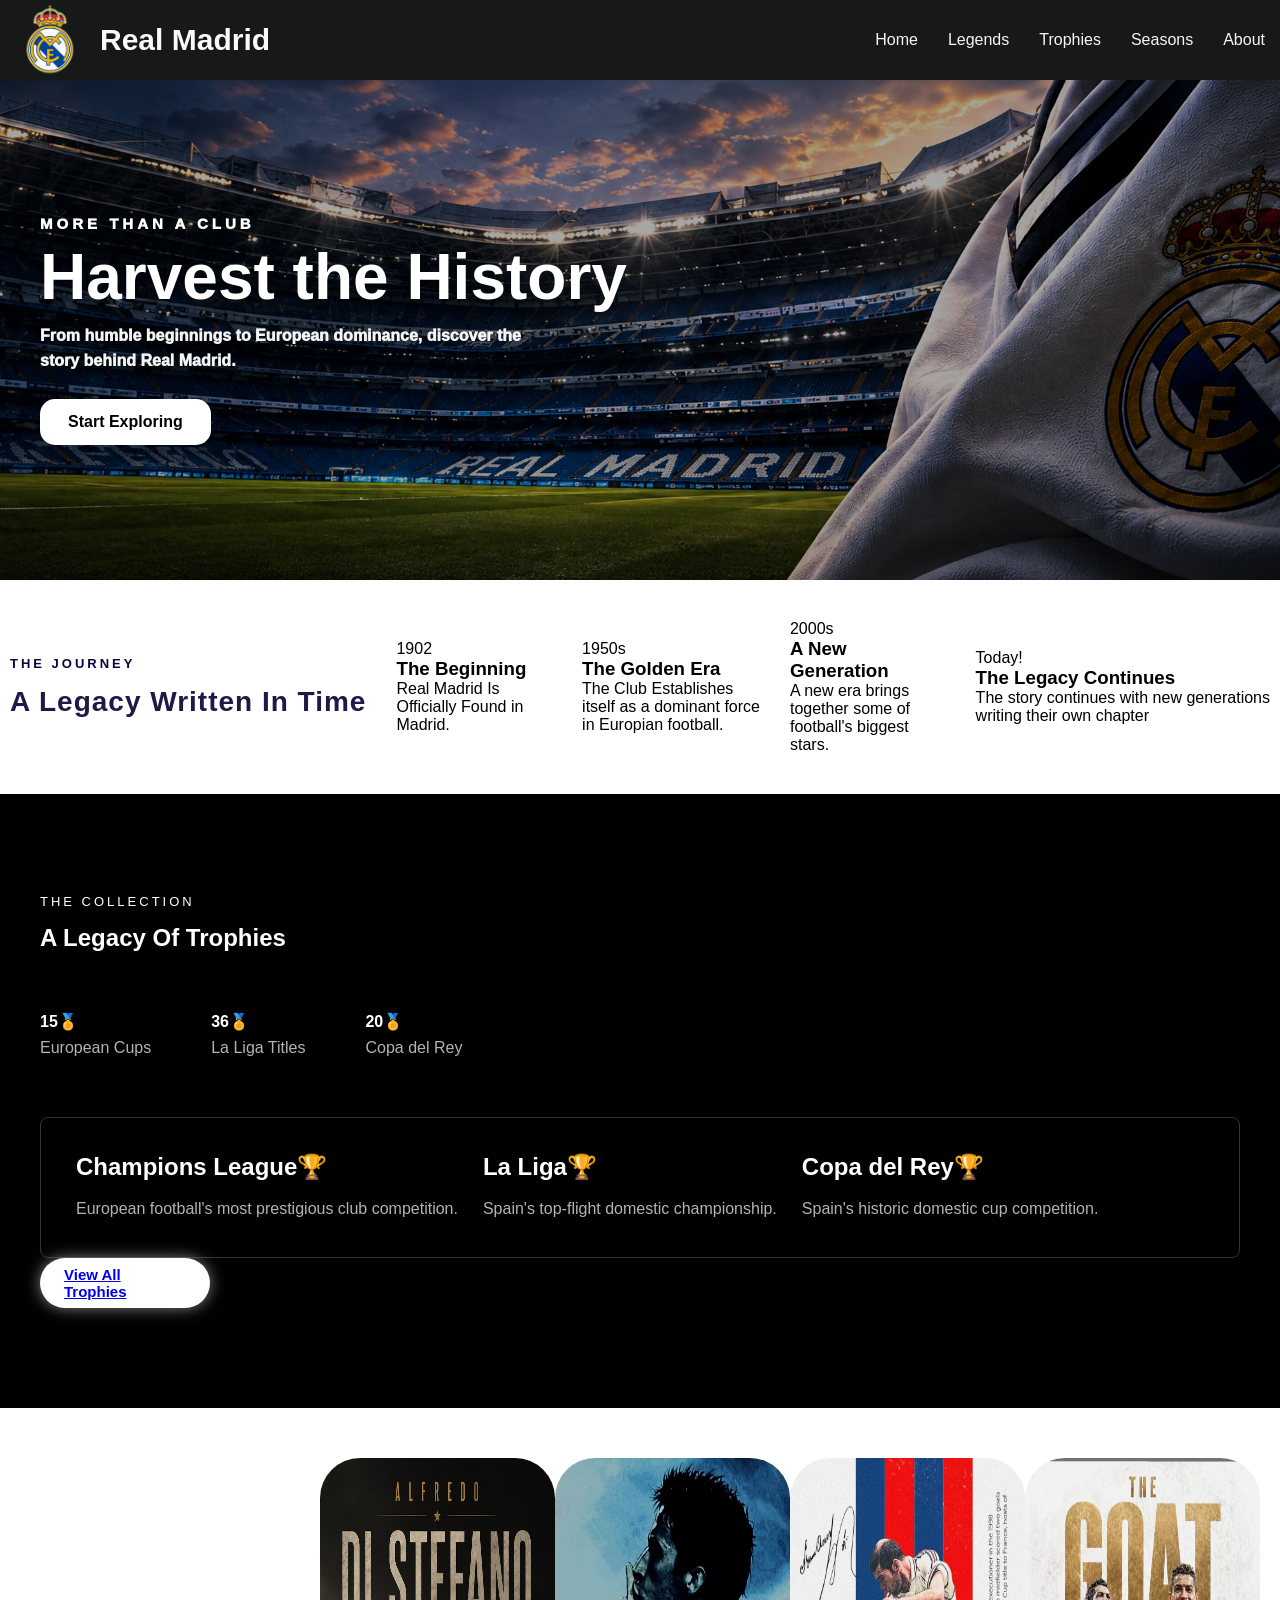
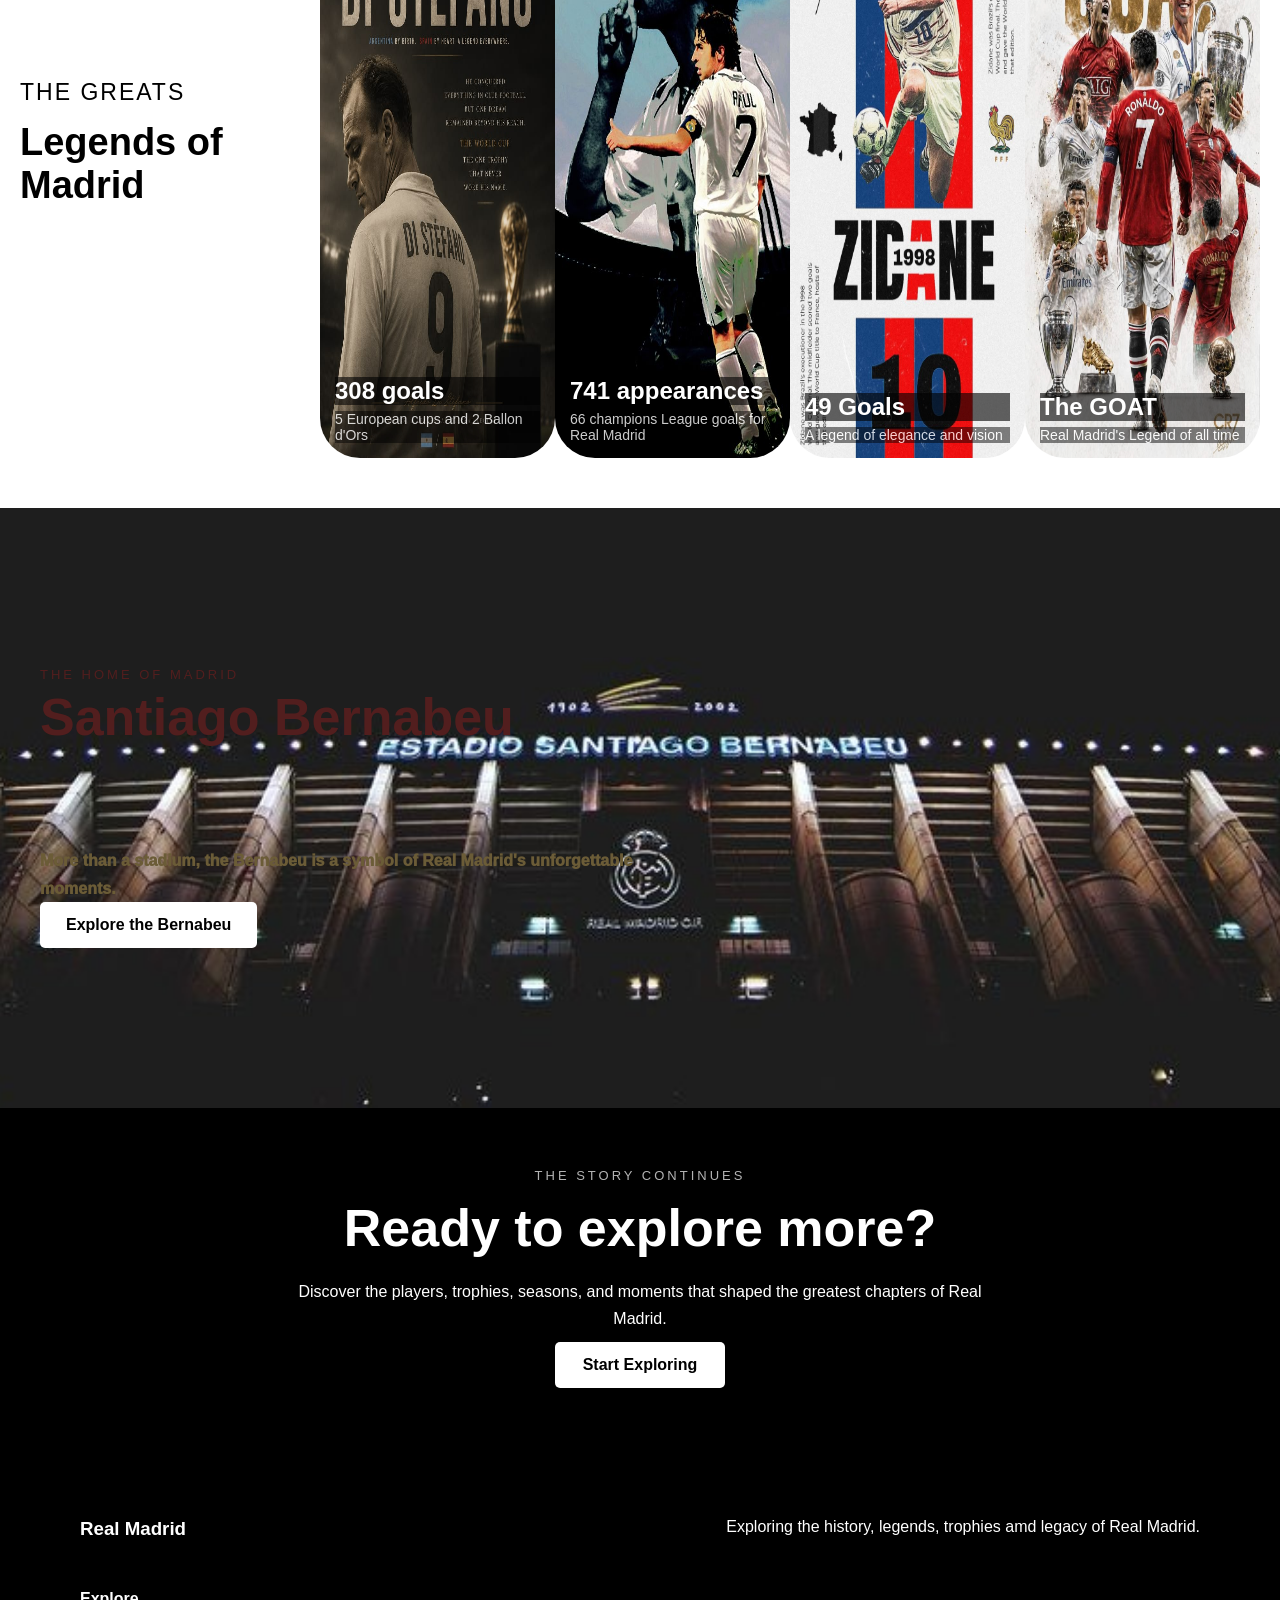
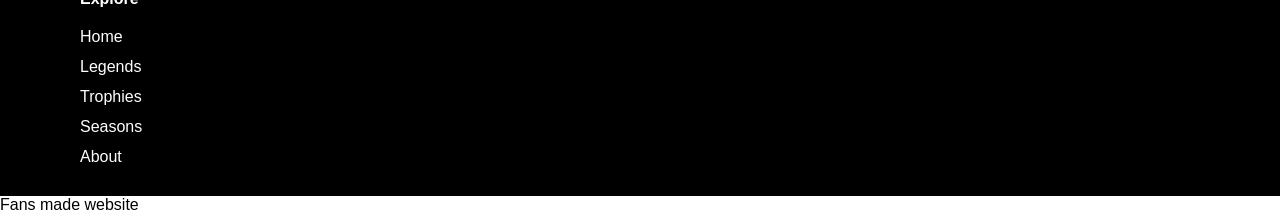
<file: index.html>
<!DOCTYPE html>
<head>

<title>Real Madrid</title>
<link rel="stylesheet" href="style.css">
</head>
<body>
    <div class="header">
        <div class="brand">
            
        <img class="Logo" src="Real Madrid.png"/> 
        <span>Real Madrid </span>
        </div>
        
        
        <div class="headerLinks">
                <a href="index.html">Home</a>
                <a href="legends.html">Legends</a>
                <a href="trophies.html">Trophies</a>
                <a href="seasons.html">Seasons</a>
                <a href="about.html">About</a>
            </div>
        </div>
    <main>
        <section class="hero">
        
            <div class="hero-content">
                <p>MORE THAN A CLUB</p>
                <h1>Harvest the History</h1>
                <p>
                    From humble beginnings to European dominance,
                            discover the story behind Real Madrid.
                </p>
                <a href="https://www.realmadrid.com/en-US">Start Exploring</a>
            </div>
            <div class="hero-bottom">
                <p>Different eras. 
                    One History.
                </p>
                <span>Scroll to explore</span>
            </div>
        </section>


        <section class="history-preview">
            <div class="history-header">
                <p>THE JOURNEY</p>
                <h2>A Legacy Written In Time</h2>
            </div>

            <div class="timeline-item">
                <span>1902</span>
                <h3>The Beginning</h3>
                <p>Real Madrid Is Officially Found in Madrid.</p>
            </div>

            <div class="time;ine-item">
                <span>1950s</span>
                <h3>The Golden Era</h3>
                <p>The Club Establishes</p>
                <p>itself as a dominant force</p>
                <p>in Europian football.</p>
            </div>

            <div class="timeline-item">
                <span>2000s</span>
                <h3>A New Generation</h3>
                <p>A new era brings together some of football's biggest stars.</p>
            </div>

            <div class="timeline-items">
                <span>Today!</span>
                <h3>The Legacy Continues</h3>
                <p>The story continues with new generations</p>
                <p>writing their own chapter</p>
            </div>
        </section>
        
        <section class="trophies-preview">
            <div class="trophies-header">
                <p>THE COLLECTION</p>
                <h2>A Legacy Of Trophies</h2>
            </div>

            <div class="trophy-stats">
                <div>
                    <strong>15🏅</strong>
                    <span>European Cups</span>
                </div>
                <div>
                    <strong>36🏅</strong>
                    <span>La Liga Titles</span>
                </div>
                <div>
                    <strong>20🏅</strong>
                    <span>Copa del Rey</span>
                </div>
            </div>

            <div class="trophy-cards">
                <div class="trophy-card">
                    <h3>Champions League🏆</h3>
                    <p>European football's most prestigious club competition.</p>
                </div>
                <div class="trophy-card">
                    <h3>La Liga🏆</h3>
                    <p>Spain's top-flight domestic championship.</p>
                </div>
                <div class="trophy-card">
                    <h3>Copa del Rey🏆</h3>
                    <p>Spain's historic domestic cup competition.</p>
                </div>
            </div>
            <div class="trophy-style">
                <a href="trophies.html">View All Trophies</a>
            </div>
        </section>

        <section class="legends-preview">
            <div class="legends-header">
                <p>THE GREATS</p>
                <h2>Legends of Madrid</h2>
            </div>

            <div class="legend-card">
                <img src="legend1.jpg" alt="">
                <div class="legend-info">
                    <h3>308 goals</h3>
                    <p>5 European cups and 2 Ballon d'Ors</p>
                </div>
            </div>

            <div class="legend-card">
                <img src="legend2.jpg" alt="">
                <div class="legend-info">
                    <h3>741 appearances</h3>
                    <p>66 champions League goals for Real Madrid</p>
                </div>
            </div>

            <div class="legend-card">
                <img src="legend3.jpg" alt="">
                <div class="legend-info">
                    <h3>49 Goals</h3>
                    <p>A legend of elegance and vision</p>
                </div>
            </div>

            <div class="legend-card">
                <img src="legend4.png" alt="">
                <div class="legend-info">
                    <h3>The GOAT</h3>
                    <p>Real Madrid's Legend of all time</p>
                </div>
            </div>
        </section>

        <section class="bernabeu-preview">
            <div class="bernabeu-content">
                <p>THE HOME OF MADRID</p>
                <h2>Santiago Bernabeu</h2>
                <p>
                    More than a stadium, the Bernabeu is a symbol of Real Madrid's unforgettable moments.
                </p>
                <a href="https://bernabeu.realmadrid.com/en-US">Explore the Bernabeu</a>
            </div>
        </section>

        <section class="final-cta">
            <div class="cta-content">
                <p>THE STORY CONTINUES</p>
                <h2>Ready to explore more?</h2>
                <p>
                    Discover the players, trophies, seasons, and moments that shaped the greatest chapters of Real Madrid.
                </p>
                <a href="what.html">Start Exploring</a>
            </div>
        </section>
    </main>
    <footer class="footer">
        <div class="footer-top">
            <h3>Real Madrid</h3>
            <p>
                Exploring the history, legends, trophies amd legacy of Real Madrid.
            </p>
        </div>  
        
        <div class="footer-links">
            <h4>Explore</h4>
            <a href="index.html">Home</a>
            <a href="legends.html">Legends</a>
            <a href="trophies.html">Trophies</a>
            <a href="seasons.html">Seasons</a>
            <a href="about.html">About</a>
        </div>
    </footer>
    <p>Fans made website</p>
</body>

</html>
</file>
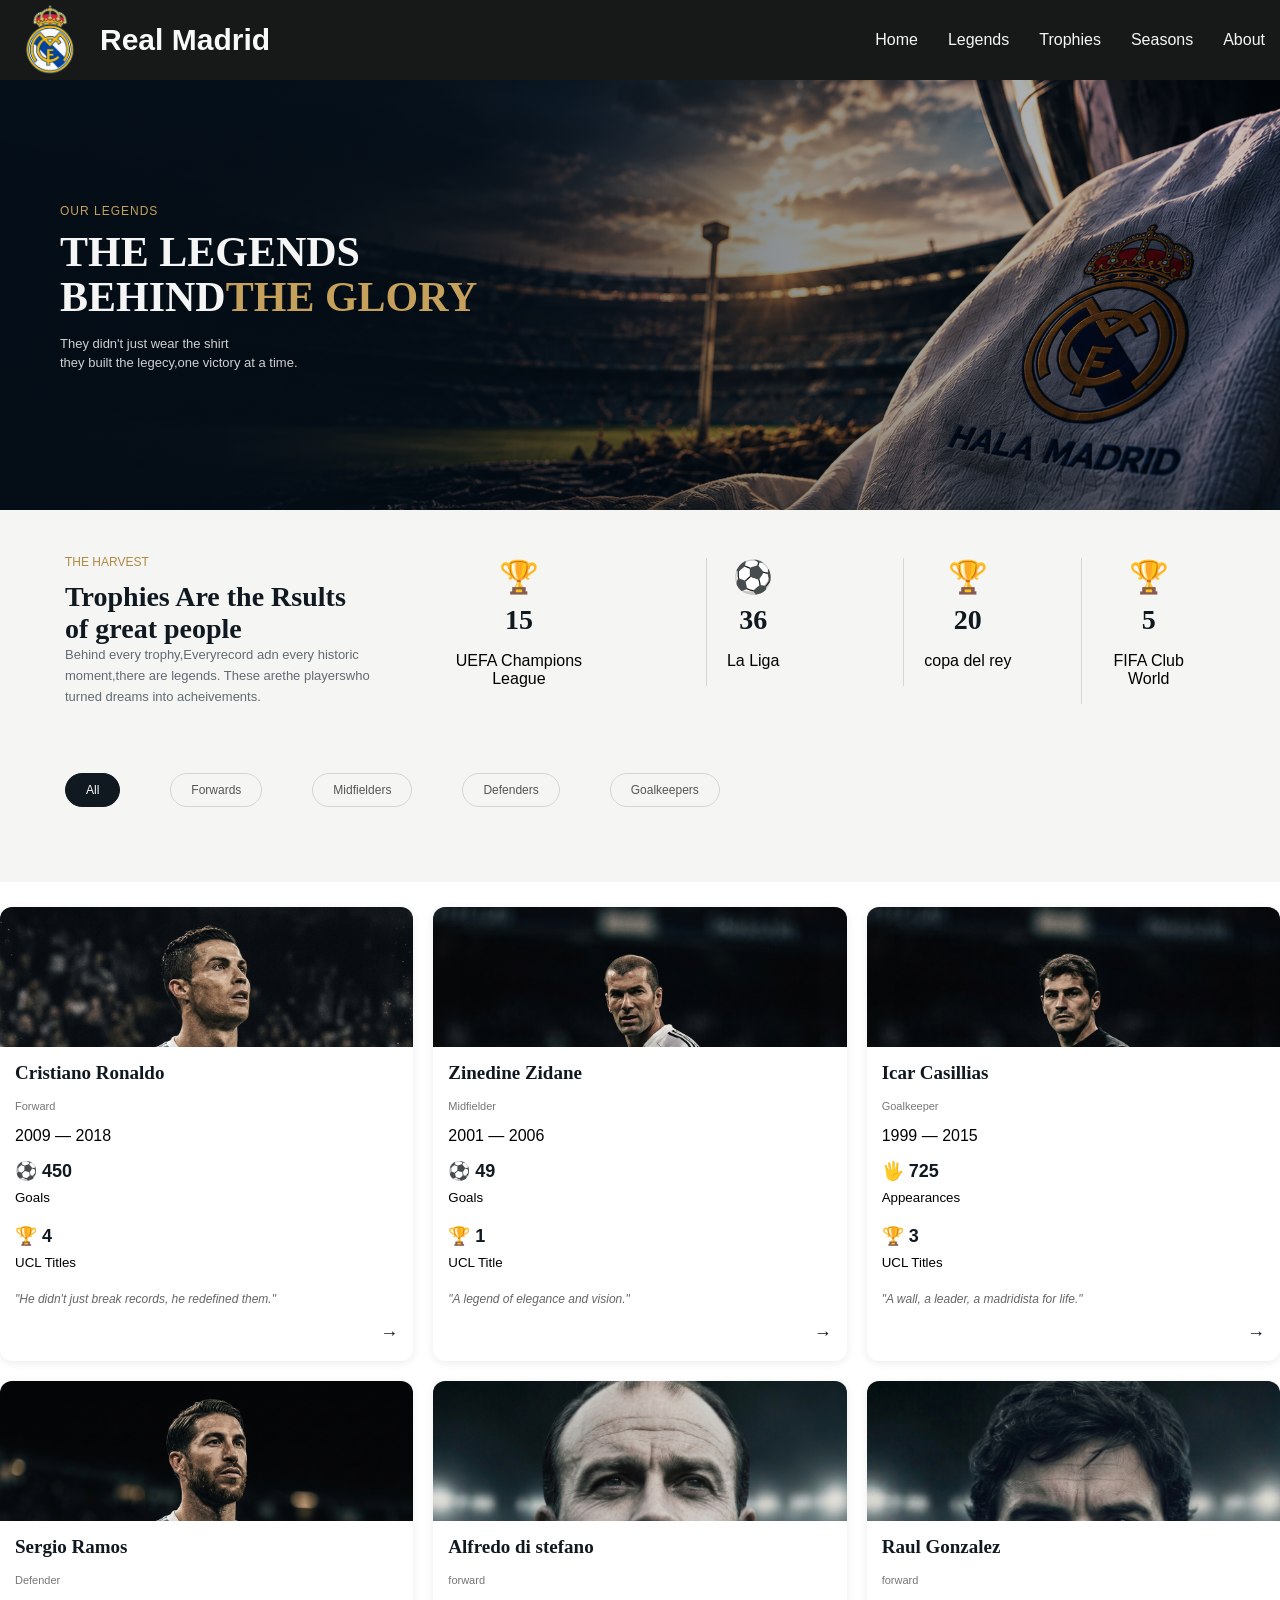
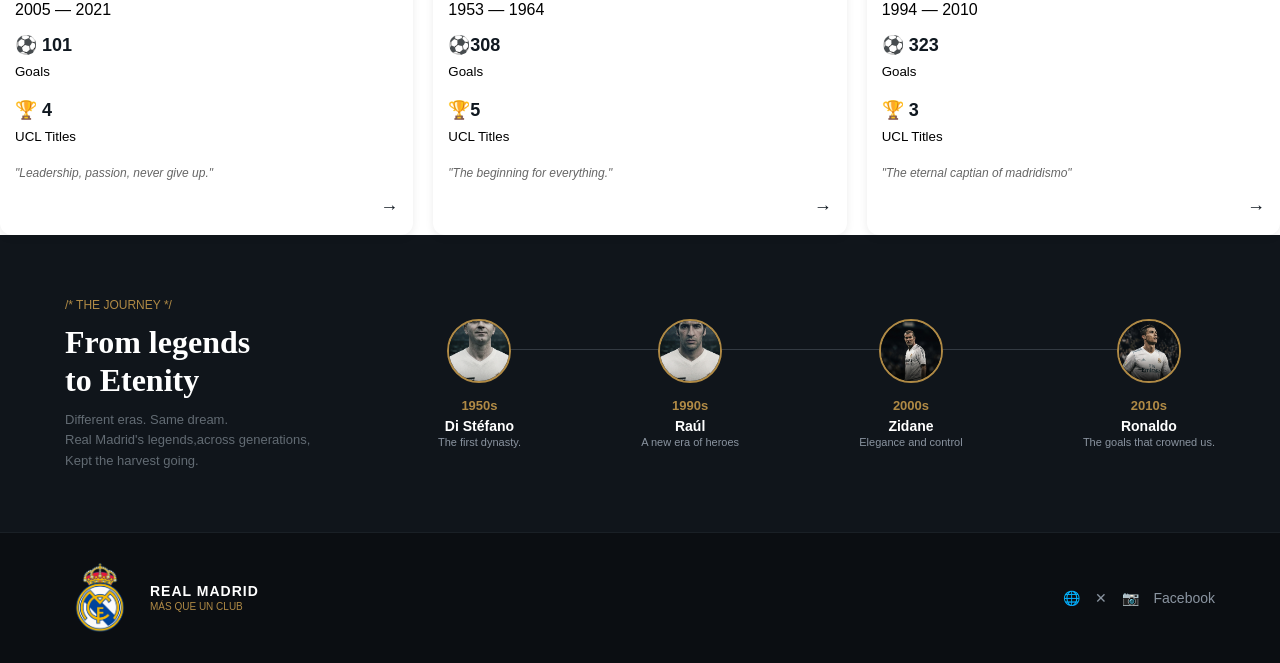
<file: legends.html>
<!DOCTYPE html> 
    <head>
        <title>Real Madrid</title>
    <link rel="stylesheet" href="legends.css">
    </head>
    <body>
    <div class="header">
        <div class="brand">
            
        <img class="Logo" src="Real Madrid.png"/> 
        <span>Real Madrid </span>
        </div>
        
        
        <div class="headerLinks">
                <a href="index.html">Home</a>
                <a href="legends.html">Legends</a>
                <a href="trophies.html">Trophies</a>
                <a href="seasons.html">Seasons</a>
                <a href="about.html">About</a>
            </div>
        </div>
    <!-- Hero Section -->
    <div class="hero">
        <p class="hero-small">OUR LEGENDS</p>
        <h1> 
            THE LEGENDS<br>BEHIND<span>THE GLORY</span>
        </h1>
    <p class="hero-text">
        They didn't just wear the shirt <br>they built the legecy,one victory at a time.


    </p>


    </div>
    <!-- TROPHIES SECTION -->
    <section class="trophies">
        <div class="trophies-intro">
            <p class="section-small">THE HARVEST</p>
            <h2>Trophies Are the Rsults<br>of great people</h2>
            <p class="section-text">  
                Behind every trophy,Everyrecord adn every historic moment,there are legends.
                These arethe playerswho turned dreams into acheivements.
            </p>
        </div>

        <div class="trophies-list">

            <div class="trophy">
                <div class="trophy-icon">🏆</div>
                <h3>15 </h3>
                <p>UEFA Champions<br>League  </p>
            </div>
            <div class="trophy">
                <div class="trophy-icon">⚽</div>
                <h3>36</h3>
                <p>La Liga</p>
            </div> 
            <div class="trophy">
                <div class="trophy-icon">🏆</div>
                <h3>20</h3>
                <p>copa del rey </p>
            </div>
            </div>

            <div class="trophy">
                <div class="trophy-icon">🏆</div>
                <h3>5</h3>
                <p>FIFA Club World </p>
            </div>

        

    </div>
    </section>

    <!-- LEGENDS SECTION -->

    <section class="legends">

        <div class="filters">
            <button>  All </button>
            <button> Forwards </button>
            <button> Midfielders </button>
            <button>Defenders </button>
            <button> Goalkeepers </button>
        </div>

    </section>
    <div class="players">

        <!-- 1. Cristiano Ronaldo -->
        <div class="player-card">
            <img src="cristiano ronaldo.jpg" alt="Cristiano Ronaldo">
            <div class="player-info">
                <h3> Cristiano Ronaldo </h3>
                <p> Forward </p>
                <div class="player details">
                    <span> 2009 — 2018 </span>
                </div>
                <div class="player-stats">
                    <strong> ⚽ 450 </strong>
                    <small> Goals </small>
                </div>
                <div class="stats">
                    <strong> 🏆 4 </strong>
                    <small> UCL Titles </small>
                </div>
                <p class="player-quote">
                    "He didn't just break records, he redefined them." </p>
                <div class="player-arrow">→</div>
            </div>
        </div>

        <!-- 2. Zinedine Zidane -->
        <div class="player-card">
            <img src="zinedine zidane.jpg" alt="Zinedine Zidane">
            <div class="player-info">
                <h3> Zinedine Zidane </h3>
                <p> Midfielder </p>
                <div class="player details">
                    <span> 2001 — 2006 </span>
                </div>
                <div class="player-stats">
                    <strong> ⚽ 49 </strong>
                    <small> Goals </small>
                </div>
                <div class="stats">
                    <strong> 🏆 1 </strong>
                    <small> UCL Title </small>
                </div>
                <p class="player-quote">
                    "A legend of elegance and vision." </p>
                <div class="player-arrow">→</div>
            </div>
        </div>

        <!-- 3. Iker Casillas -->
        <div class="player-card">
            <img src="iker casillas.jpg" alt="Iker Casillas">
            <div class="player-info">
                <h3> Icar Casillias </h3>
                <p> Goalkeeper </p>
                <div class="player details">
                    <span> 1999 — 2015 </span>
                </div>
                <div class="player-stats">
                    <strong> 🖐️ 725 </strong>
                    <small> Appearances </small>
                </div>
                <div class="stats">
                    <strong> 🏆 3 </strong>
                    <small> UCL Titles </small>
                </div>
                <p class="player-quote">
                    "A wall, a leader, a madridista for life." </p>
                <div class="player-arrow">→</div>
            </div>
        </div>

        <!-- 4. Sergio Ramos -->
        <div class="player-card">
            <img src="sergio ramos.jpg" alt="Sergio Ramos">
            <div class="player-info">
                <h3> Sergio Ramos </h3>
                <p> Defender </p>
                <div class="player details">
                    <span> 2005 — 2021 </span>
                </div>
                <div class="player-stats">
                    <strong> ⚽ 101 </strong>
                    <small> Goals </small>
                </div>
                <div class="stats">
                    <strong> 🏆 4 </strong>
                    <small> UCL Titles </small>
                </div>
                <p class="player-quote">
                    "Leadership, passion, never give up." </p>
                <div class="player-arrow">→</div>
            </div>
        </div>
        <!-- 5. Alfredo Di Stéfano -->
         <div class="player-card">
            <img src="di stefano.jpg" alt="Alfredo di stefano">
            <div class="player-info">
                <h3> Alfredo di stefano</h3>
                <p> forward</p>
                <div class="player-details">
                     <span> 1953 — 1964</span>
                </div>
                <div class="player-stats">
                    <strong> ⚽308 </strong>
                     <small> Goals </small>
                </div>
                <div class="stats">
                    <strong>🏆5</strong>
                    <small>UCL Titles</small>
                </div>
                <p class="player-quote">
                    "The beginning for everything." </p>
                <div class="player-arrow">→</div>
            </div>
         </div>
         <!-- 6. Raúl González -->
         <div class="player-card">
           <img src="raul gonzalez.jpg" alt="raul gonzalez">
           <div class="player-info">
                <h3>Raul Gonzalez</h3>
                <p>forward</p>
                <div class="player-details">
                    <span>1994 — 2010</span>
                </div>
                <div class="player-stats">
                    <strong>⚽ 323</strong>
                    <small>Goals</small>
                </div>
                <div class="stats">
                    <strong>🏆 3</strong>
                    <small>UCL Titles</small>
                </div>
                <p class="player-quote">
                    "The eternal captian of madridismo" </p>
                <div class="player-arrow">→</div>
           </div>
         </div>
    </div>
    <!-- TIMELINE SECTION -->
     <section class="timeline-section">
        <div class="timeline-intro">
            <span class="section-small">/* THE JOURNEY */</span>
            <h2>From legends<br> to Etenity</h2>
            <p class="section-text">Different eras.
                Same dream.<br>Real Madrid's legends,across generations,
                <br>Kept the harvest going.</p>
        </div>
    <div class="timeline-track">
            <!-- 1950s -->
        <div class="timeline-item">
            <div class="timeline-img">
                <img src="di stefano.jpg" alt="Di Stéfano">
            </div>
            <span class="timeline-year">1950s</span>
            <h4>Di Stéfano</h4>
            <p>The first dynasty.</p>
        </div>
            <!-- 1990s -->
        <div class="timeline-item">
             <div class="timeline-img">
                <img src="raul gonzalez.jpg">
             </div>
             <span class="timeline-year">1990s</span>
             <h4>Raúl</h4>
             <p>A new era of heroes</p>
        </div>
            <!-- 2000s -->
        <div class="timeline-item">
    <div class="timeline-img">
        <img src="zinedine zidane.jpg" alt="Zidane">
    </div> 
    <span class="timeline-year">2000s</span>
    <h4>Zidane</h4>
    <p>Elegance and control</p>
</div>
            <!-- 2010s -->
        <div class="timeline-item">
           <div class="timeline-img">
            <img src="cristiano ronaldo.jpg">
           </div>
           <span class="timeline-year">2010s</span>
           <h4>Ronaldo</h4>
           <p>The goals that crowned us.</p>
        </div>
    </div>
     </section>
     <!-- FOOTER SECTION -->
    <footer class="footer">
        <div class="footer-brand">
            <img src="Real Madrid.png" alt="Real Madrid Logo" class="Logo">
            <div>
              <h3>REAL MADRID</h3>
              <span>MÁS QUE UN CLUB</span>
            </div>
        </div>
        <div class="footer-socials">
            <a href="#">🌐</a>
        <a href="#">✕</a>
        <a href="#">📷</a>
        <a href="#">Facebook</a>
    </div>
</footer>


    












    </body>
</file>
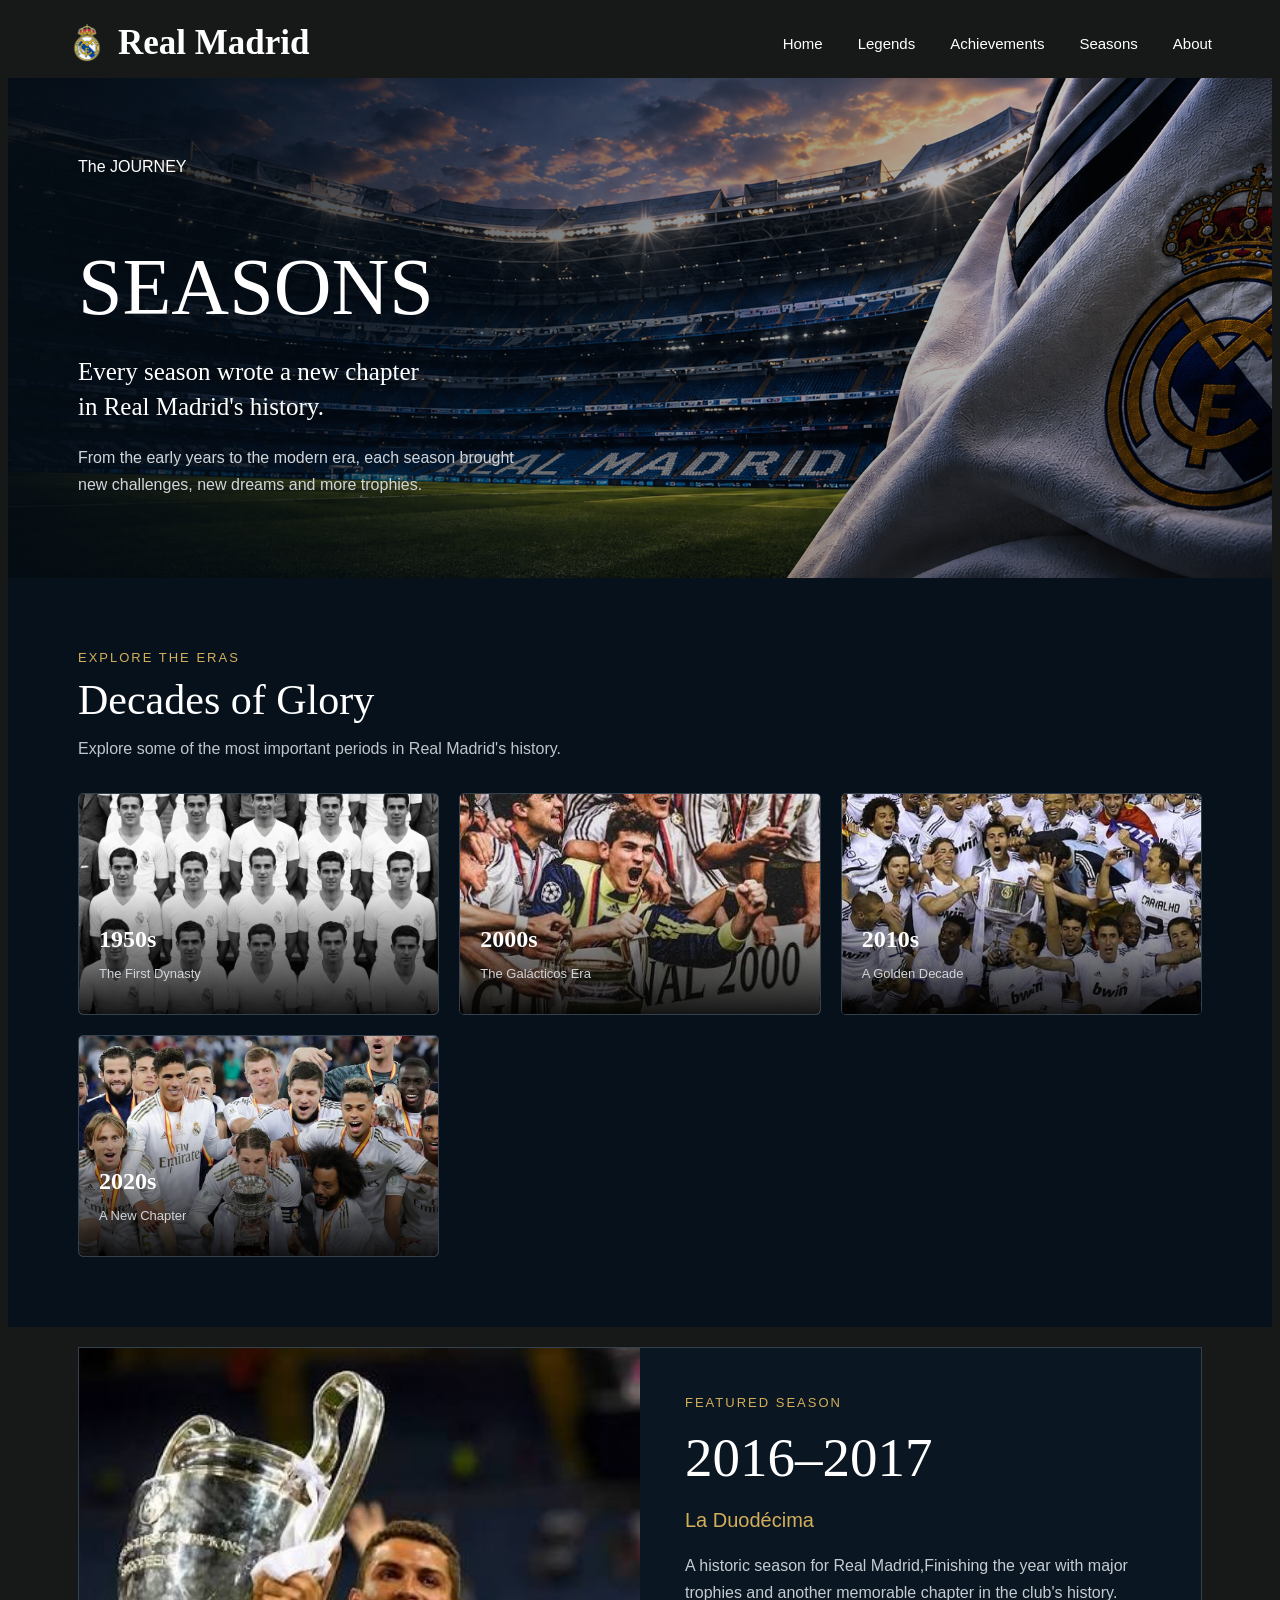
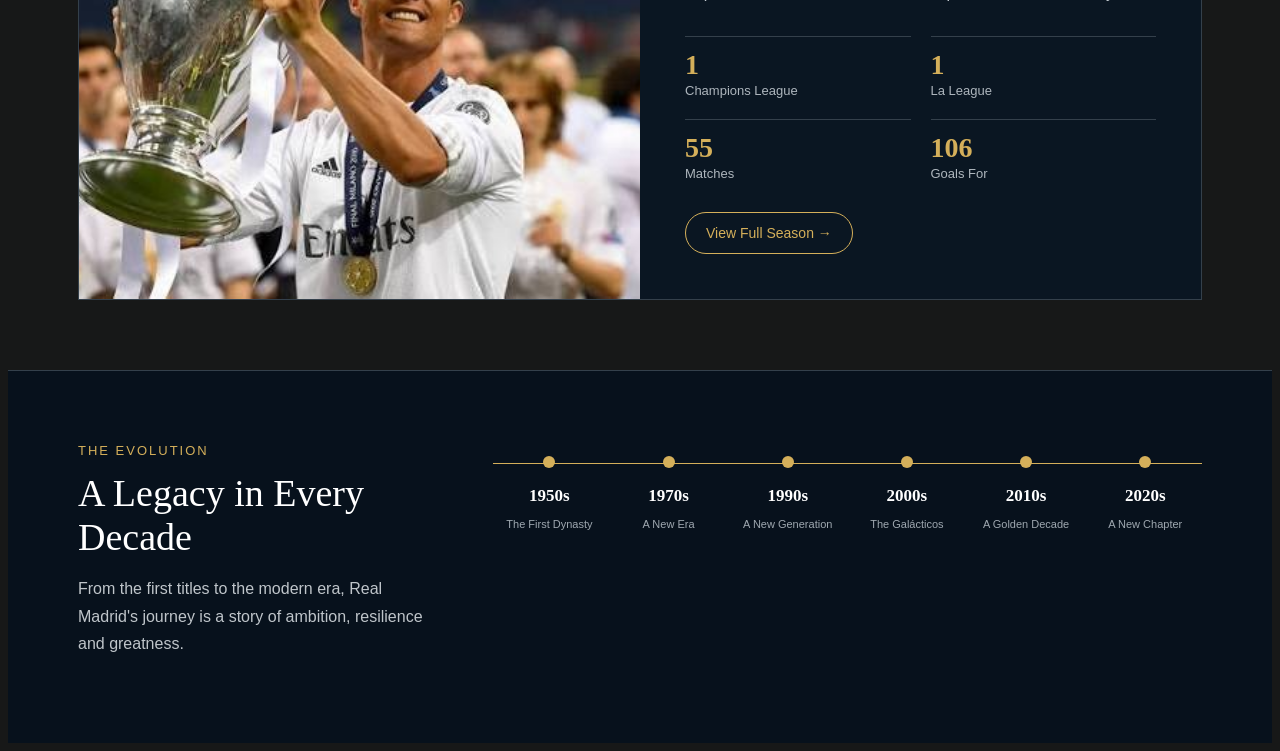
<file: seasons.html>
<!DOCTYPE html>
<html lang="en">
<head>
    
    <title>Real Madrid</title>
     <link rel="stylesheet" href="seasons.css">

</head>
<body>
    <header class="navbar">
        <div class="logo">
          <img src="Real Madrid.png" alt="Real Madrid Logo">
          <span>Real Madrid</span>
          </div>
            <nav>
            <a href="index.html">Home</a>
            <a href="legends.html">Legends</a>
            <a href="trophies.html">Achievements</a>
            <a href="seasons.html" class="active">Seasons</a>
            <a href="about.html">About</a>
        </nav>
    </header>
    <section class="hero">
        <div class="hero-content">
            <p class="small-tittle">The JOURNEY</p>
            <h1>SEASONS</h1>
             <h2>Every season wrote a new chapter<br>
                in Real Madrid's history.</h2>
                 <p>
                From the early years to the modern era,
                each season brought new challenges,
                new dreams and more trophies.
            </p>

        </div>

    </section>
    <section class="eras">
        <div class="section-title">
            <span>EXPLORE THE ERAS</span>
             <h2>Decades of Glory</h2>
        <p>
            Explore some of the most important periods
            in Real Madrid's history.
        </p>
        </div>
         <div class="era-cards">
 <a href="#" class="era-card">
            <img src="1950s.jpg" alt="Real Madrid in the 1950s">

            <div class="era-info">
                <h3>1950s</h3>
                <p>The First Dynasty</p>
                <span>→</span>
            </div>
        </a>
        <a href="#" class="era-card">
        <img src="2000s.jpg" alt="Real Madrid in the 2000s">

            <div class="era-info">
                <h3>2000s</h3>
                <p>The Galácticos Era</p>
                <span>→</span>
            </div>
        </a>
         <a href="#" class="era-card">
            <img src="2010s.jpg" alt="Real Madrid in the 2010s">

            <div class="era-info">
                <h3>2010s</h3>
                <p>A Golden Decade</p>
                <span>→</span>
            </div>
        </a>
        <a href="#" class="era-card">
            <img src="2020s.jpg" alt="Real Madrid in the 2020s">

            <div class="era-info">
                <h3>2020s</h3>
                <p>A New Chapter</p>
                <span>→</span>
            </div>
        </a>
         </div>
    </section>
    <section class="featured-season">
        <div class="season-image">
        <img src="2016-season.jpg" alt="Real Madrid 2016-2017 season">
    </div>
      <div class="season-info">
          <span class="season-label">FEATURED SEASON</span>
          <h2>2016–2017</h2>
           <h3>La Duodécima</h3>
           <p>A historic season for Real Madrid,Finishing the year with major trophies 
            and another memorable chapter in the club's history.
           </p>
            <div class="season-stats">
              <div>
                <strong>1</strong>
                <span>Champions League</span>
              </div>
                 <div>
                  <strong>1</strong>
                  <span>La League</span>
                 </div>
                 <div>
                    <strong>55</strong>
                    <span>Matches</span>
                 </div>
                 <div>
                    <strong>106</strong>
                    <span>Goals For</span>
                 </div>
            </div>
             <a href="#" class="season-button">
            View Full Season →
        </a>

    </div>

</section>
<section class="evolution">

    <div class="evolution-text">
        <span>THE EVOLUTION</span>

        <h2>A Legacy in Every Decade</h2>

        <p>
            From the first titles to the modern era,
            Real Madrid's journey is a story of ambition,
            resilience and greatness.
        </p>
    </div>

    <div class="timeline">

        <div class="timeline-line"></div>

        <div class="timeline-item">
            <div class="dot"></div>
            <strong>1950s</strong>
            <p>The First Dynasty</p>
        </div>

        <div class="timeline-item">
            <div class="dot"></div>
            <strong>1970s</strong>
            <p>A New Era</p>
        </div>

        <div class="timeline-item">
            <div class="dot"></div>
            <strong>1990s</strong>
            <p>A New Generation</p>
        </div>

        <div class="timeline-item">
            <div class="dot"></div>
            <strong>2000s</strong>
            <p>The Galácticos</p>
        </div>

        <div class="timeline-item">
            <div class="dot"></div>
            <strong>2010s</strong>
            <p>A Golden Decade</p>
        </div>

        <div class="timeline-item">
            <div class="dot"></div>
            <strong>2020s</strong>
            <p>A New Chapter</p>
        </div>

    </div>

</section>


       

</body>
</html>
</file>
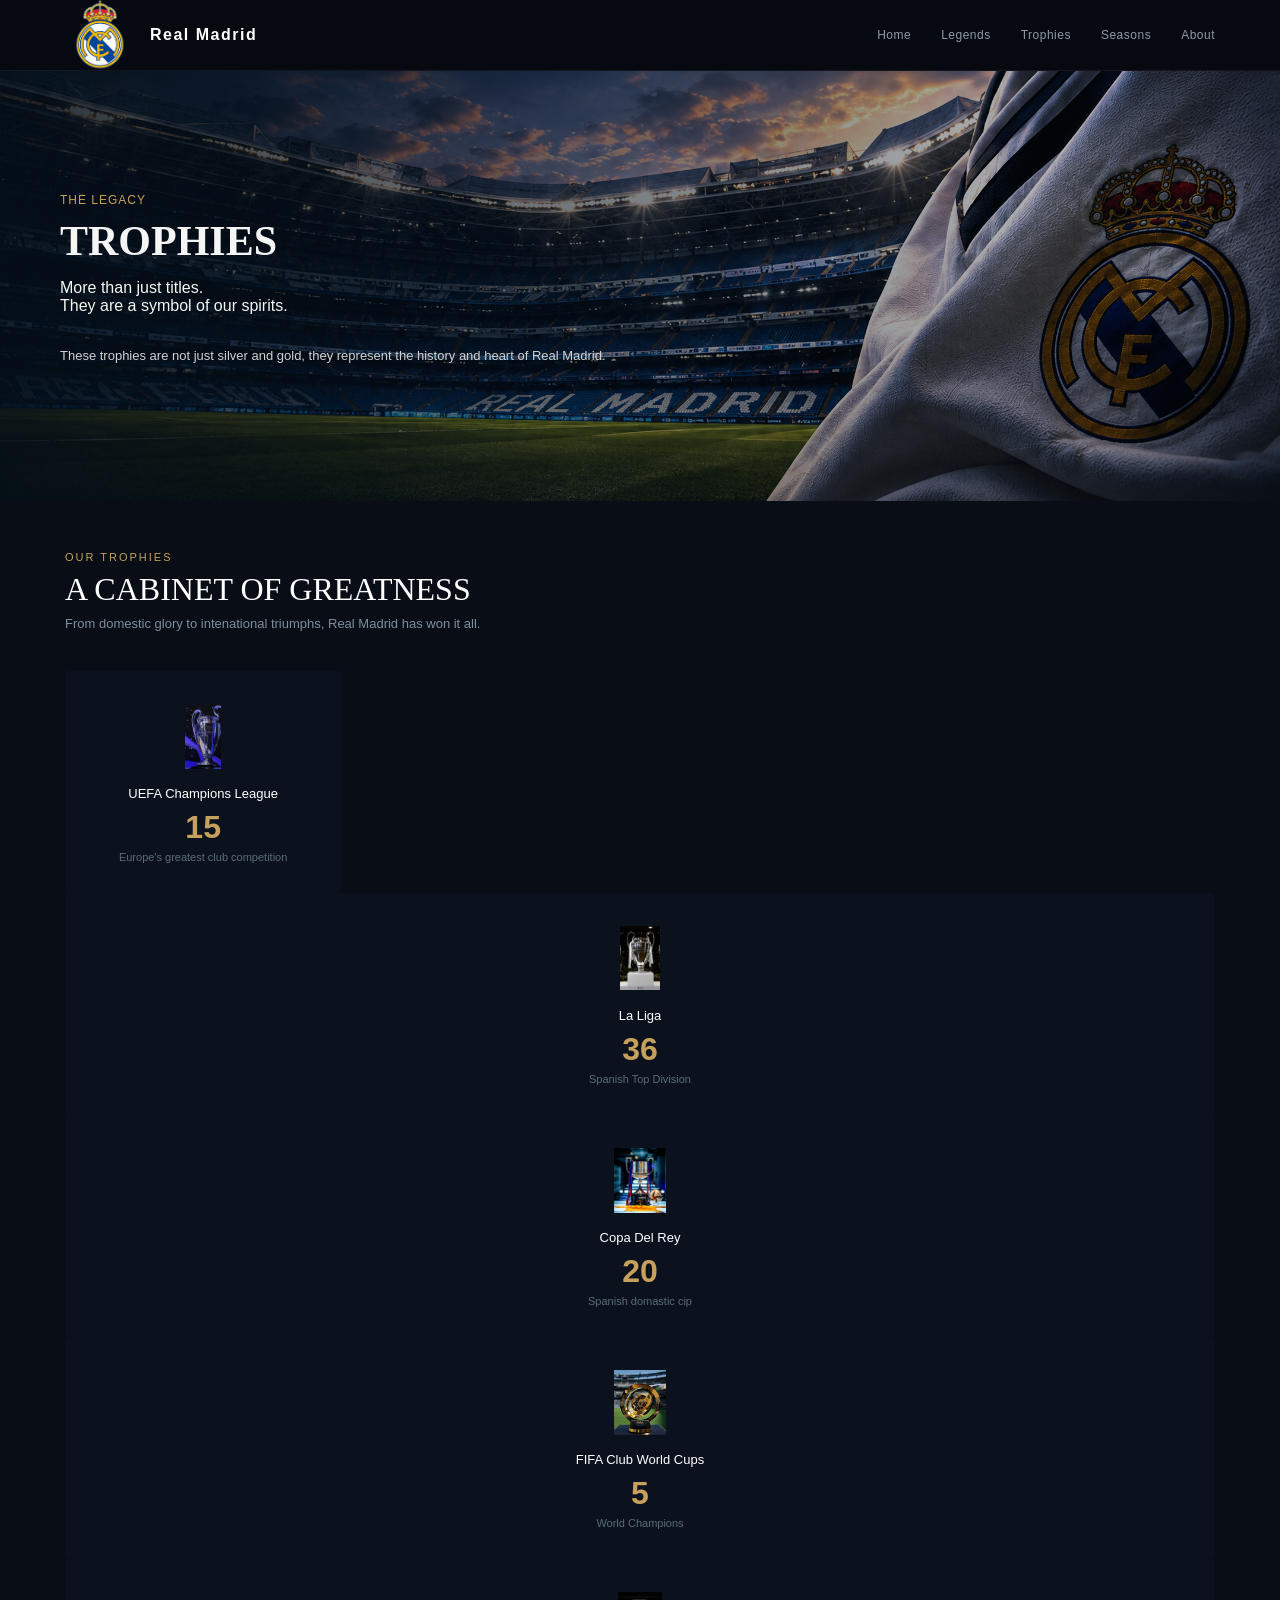
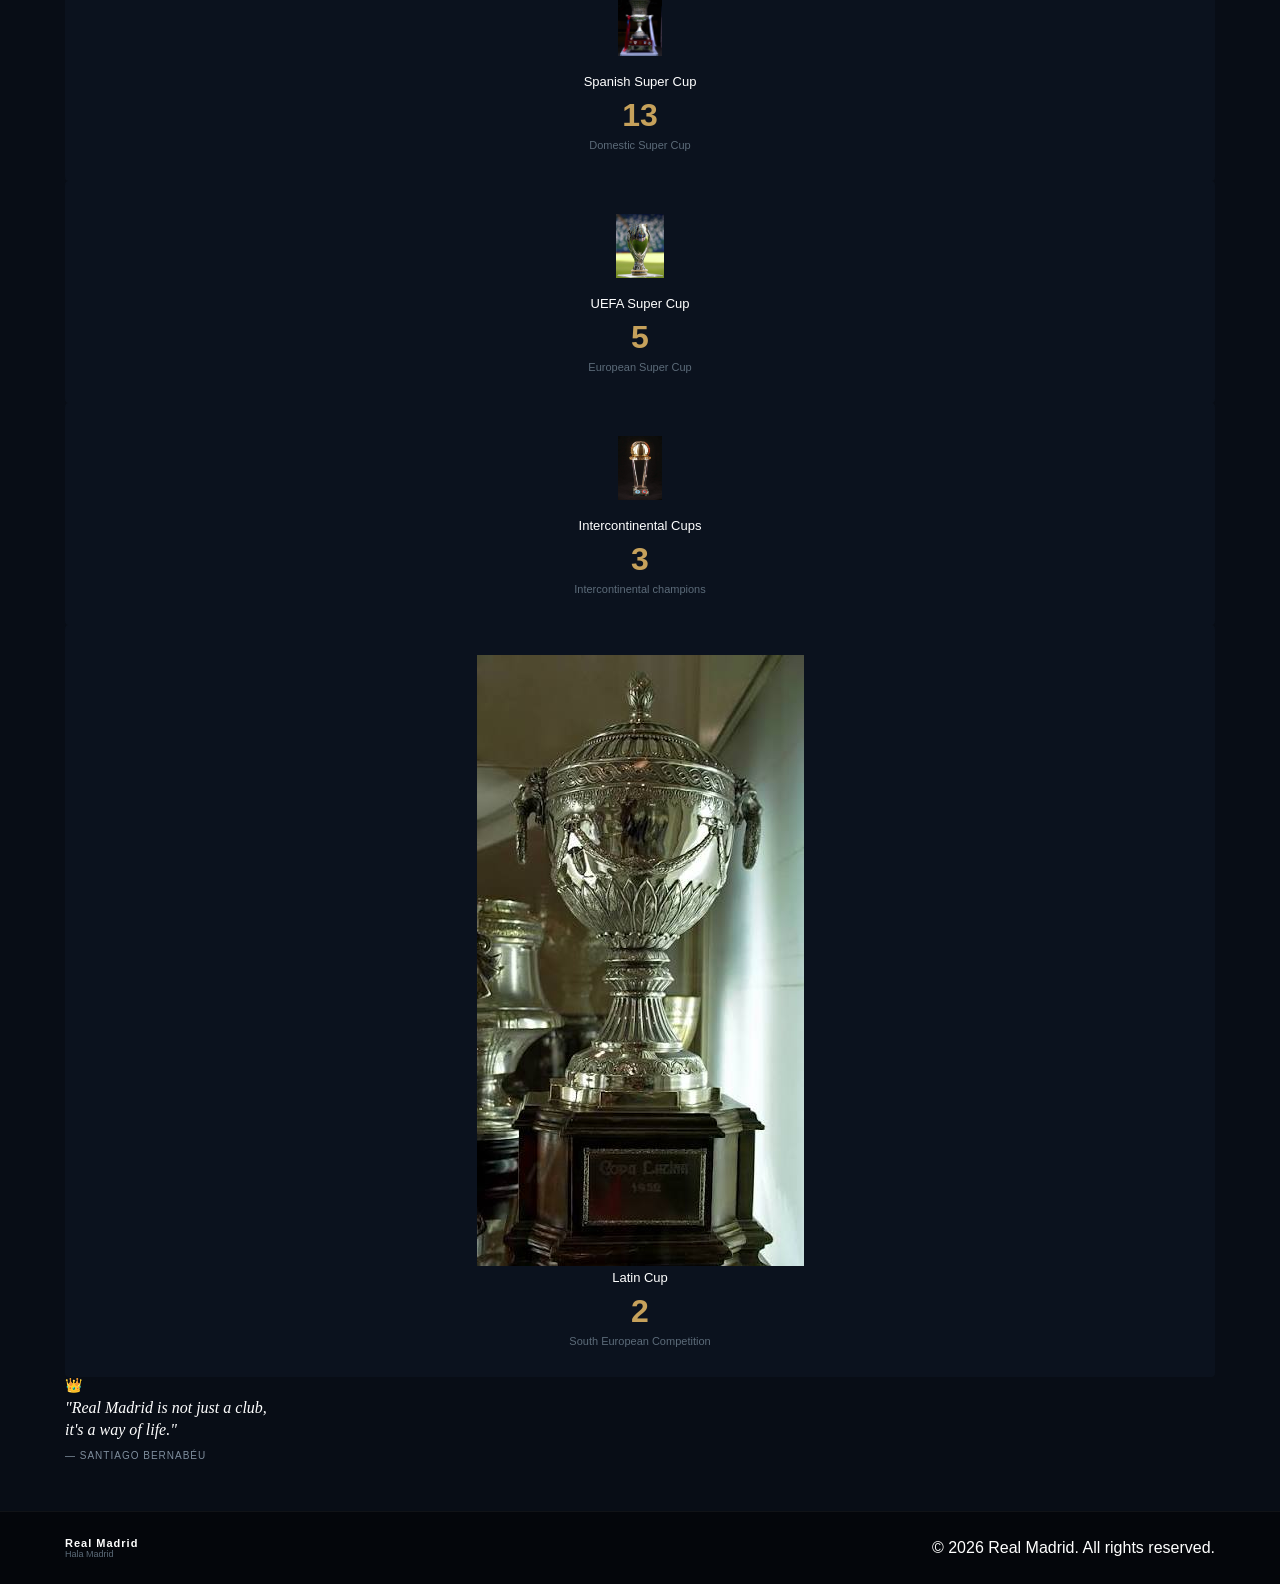
<file: trophies.html>
<!DOCTYPE html>

<head>
<meta charset="UTF-8">
<title>Trophies</title>
<link rel="stylesheet" href="trophies.css">

</head>
<body>
    <div class="header">
        <div class="brand">

        <img class="logo" src="Real Madrid.png"/>
        <span>Real Madrid</span>
        </div>

        <div class="headerlinks">
            <a href="index.html">Home</a>
            <a href="legends.html">Legends</a>
            <a href="trophies.html">Trophies</a>
            <a href="seasons.html">Seasons</a>
            <a href="about.html">About</a>
        </div>
    </div>

    <div class="hero">
        <p class="hero-small">THE LEGACY</p>
        <h1>TROPHIES</h1>
        <p class="hero-sub">More than just titles.<br>They are a symbol of our spirits.</p>
        <p class="hero-text">
            These trophies are not just silver and gold, they represent the history and heart of Real Madrid.
        </p>
    </div>

    <main class="trophies-main">
        <div class="section-header">
            <p class="section-small">OUR TROPHIES</p>
            <h2>A CABINET OF GREATNESS</h2>
            <p class="section-text">From domestic glory to intenational triumphs, Real Madrid has won it all.</p>
        </div>

        <div class="trophy-grid">
            <div class="grid-card">
                <div class="card-icon"><img src="trophy-ucl.jpg"></div>
                <h4>UEFA Champions League</h4>
                <div class="card-number">15</div>
                <p>Europe's greatest club competition</p>
            </div>
        </div>
        
        <div class="grid-card">
            <div class="card-icon"><img src="trophy-laliga.jpg"></div>
            <h4>La Liga</h4>
            <div class="card-number">36</div>
            <p>Spanish Top Division</p>
        </div>

        <div class="grid-card">
            <div class="card-icon"><img src="trophy-copa.jpg"></div>
            <h4>Copa Del Rey</h4>
            <div class="card-number">20</div>
            <p>Spanish domastic cip</p>
        </div>

        <div class="grid-card">
            <div class="card-icon"><img src="trophy-cwc.jpg"></div>
            <h4>FIFA Club World Cups</h4>
            <div class="card-number">5</div>
            <p>World Champions</p>
        </div>

        <div class="grid-card">
            <div class="card-icon"><img src="trophy-supercopa.jpg"></div>
            <h4>Spanish Super Cup</h4>
            <div class="card-number">13</div>
            <p>Domestic Super Cup</p>
        </div>

        <div class="grid-card">
            <div class="card-icon"><img src="trophy-uefasuper.jpg"></div>
            <h4>UEFA Super Cup</h4>
            <div class="card-number">5</div>
            <p>European Super Cup</p>
        </div>

        <div class="grid-card">
            <div class="card-icon"><img src="trophy-intercontinental.jpg"></div>
            <h4>Intercontinental Cups</h4>
            <div class="card-number">3</div>
            <p>Intercontinental champions</p>
        </div>

        <div class="grid-card">
            <div class="grid-icon"><img src="trophy-latincup.jpg"></div>
            <h4>Latin Cup</h4>
            <div class="card-number">2</div>
            <p>South European Competition</p>
        </div>
        <div class="quote-banner">
            <div class="quote-content">
                <span class="crown-icon">👑</span>
                <blockquote>"Real Madrid is not just a club,<br>it's a way of life."</blockquote>
                <cite>— SANTIAGO BERNABÉU</cite>
            </div>
        </div>
    </main>


    <footer class="footer">
        <div class="footer-brand">
            <div>
                <h3>Real Madrid</h3>
                <span>Hala Madrid</span>
            </div>
        </div>
        <div class="footer-copy">
            © 2026 Real Madrid. All rights reserved.
        </div>
    </footer>

</body>

</html>
</file>
<file: style.css>
.hero {
    background-image: url("stadium.png");
    min-height: 500px;
    height: 65 nvh;
    background-size: cover;
    background-position: center;
    background-repeat:no-repeat;
    position: relative;
    display: flex;
    align-items: center;
    overflow: hidden;
}

.hero::before {
    content: "";
    position: absolute;
    inset: 0;
    background: rgba(0, 0, 0, 0.35);
}
.hero-content {
    position: relative;
    z-index: 1;
    max-width: 600px;
    margin-left: 40px;
    margin: 10px 5;

}
.hero-content h1 {
    font-size: 64px;
    font-weight: 700;
}
.hero-content p:nth-of-type(2) {
    max-width: 500px;
    line-height: 1.6;
}
.hero-content p:first-child {
    font-size: 15px;
    letter-spacing: 4px;
}
.hero-content p {
    color: #380202;
    font-weight: 1000;
}

.hero-content button {
    margin-top: 10px;
    padding: 10px 15px;
    font-size: 20px;
    border: none;
    border-radius: 100px;
}


* {
    margin: 0;
    padding: 0;
    box-sizing: border-box;
}

.headerContainer {
    background-color: #17191c;
}
.header {
    position: relative;
    top: 0;
    height: 80px;
    background-color: #171818;
    color: #ffffff;
    display: flex;
    justify-content: space-between;
    align-items: center;
    padding: 0 15px;
}

.headerLinks {
    display: flex;
    gap: 30px;
    justify-content: flex-end;
}
.headerLinks a {
   
    color: #f2f8f3;
    text-decoration: none;
}
.headerLinks a:hover {
    color: #7d0606;
    
}

.brand {
    display: flex;
    align-items: center;
    gap: 15px;
}
.brand span {
    color: #f8faf8;
    font-size: 30px;
    font-weight: 700;
}

.Logo {
    width: 70px; 
    height: auto;  
}




.history-btn {
    padding: 10px 18px;
    border: 1px solid white;
    border-radius: 10px;
    background: transparent;
    color: black;
    cursor: pointer;
    font-size: 20px;
}

.history-btn:hover {
    background: goldenrod;
    color: black;
}

.navbar {
    display: flex;
    align-items: center;
    justify-content: space-between;
    padding: 25px 50px;
    color: white;
}
.hero-content button {
    margin-top: 25px;
    padding: 14px 28px;
    font-size: 16px;
    background: white;
    color: black;
    font-weight: 1000;
    cursor: pointer;
}

.hero-content button:hover {
    background: burlywood;
    transform: translateY(-2px);
}

body {
    font-family: Arial, san-serif;
}

.hero-content h1 {
    color: white;
}

.hero-content p:first-child {
    color: white;
}

.hero-content h1 {
    font-size: 64px;
    font-weight: 700;
    margin: 10px 0;
    color: white;
    line-height: 1.1;
}

.hero-content p:nth-of-type(2) {
    max-width: 500px;
    line-height: 1.6;
    color: whitesmoke;
    font-size: 16px;
}

.hero-bottom {
    position: absolute;
    bottom: 500px;
    left: 30px;
    color: white;
}

.hero-bottom span {
    display: block;
    margin-top: 8px;
    font-size: 16px;
    opacity: 0.8;
}

.hero-content a {
    display: inline-block;
    margin-top: 25px;
    padding: 14px 28px;
    background: white;
    color: black;
    text-decoration: none;
    font-weight: 600;
    border-radius: 15px;
}

.hero-content a:hover {
    background: rgb(187, 187, 187);
}

#intro {
    background-image: url("intro.jpg");
    background-size: 500px 300px;
    background-position: center;
    min-height: 50px;
    padding: 10px 8px;
    color: gold;

}

.intro-content > p:first-child {
    font-size: 25px;
    margin-bottom: 5px;
}

.intro-content h2 {
    font-size: 48px;
    margin-bottom: 5px;
}

.history-preview {
    padding: 10px 10px;
    background: white;
    display: flex;
    align-items: center;
    justify-content: space-between;
}

.history-header {
    letter-spacing: 1px;
}

.history-header p {
    font-size: 13px;
    letter-spacing: 3px;
    color: rgb(7, 7, 63);
    font-weight: 700;
}

.history-header h2 {
    font-size: 28px;
    margin-top: 15px;
    color: rgb(31, 25, 71);
}

.timeline {
    display: flex;
    gap: 30px;
}

.timeline-item {
    flex: 1;
    padding: 30px;
    background: white;
    border-radius: 8px;
}

.trophies-preview {
    padding: 100px 40px;
    background: black;
    color: white;
}

.trophies-header {
    margin-bottom: 60px;
}
.trophies-header p {
    font-size: 13px;
    letter-spacing: 3px;
}
.trophies-header h2 {
    font-size: 48;
    margin-top: 15px;
}

.trophy-stats {
    display: flex;
    gap: 60px;
    margin-bottom: 60px;
}
.trophy-stats div {
    display: flex;
    flex-direction: column;
}
.trophy-stat strong {
    font-size: 42px;
}
.trophy-stats span {
    margin-top: 8px;
    opacity: 0.7;
}

.trophy-cards {
    display: flex;
    gap: 25px;
}
.trophy-cards {
    flex: 1;
    padding: 35px;
    border: 1px solid #333;
    border-radius: 8px;
}
.trophy-card h3 {
    font-size: 24px;
    margin-bottom: 15px;
}
.trophy-card p {
    opacity: 0.7;
    line-height: 1.6;
}

.trophy-style {
    padding: 0.5rem 1.5rem;
    width: 170px;
    border-radius: 30px;
    font-weight: 600;
    font-size: 15px;
    background: white;
    color: black;
    box-shadow: 0 0 15px grey;
    cursor: pointer;
    transition: 1; 
    text-decoration: none;
}

.trophy-style:hover {
    box-shadow: grey;
    text-decoration: none;

}

.legends-preview {
    padding: 50px 20px;
    background: white;

    display: flex;
    align-items: center;
    justify-content: space-between;
}

.legends-header {
    max-width: 300px;
    margin-bottom: 30px;
}
.legends-header p {
    font-size: 23px;
    letter-spacing: 2px;
}

.legends-header h2 {
    font-size: 38px;
    margin-top: 15px;
}

.legend-cards {
    display: flex;
    gap: 15px;
}
.legend-card {
    flex: 1;
    height: 600px;
    position: relative;
    overflow:hidden;
    border-radius: 40px;
    background: black;
}

.legend-card img {
    width: 100%;
    height: 100%;
    object-fit: fill;
}

.legend-info {
    position: absolute;
    bottom: 0;
    left: 0;
    width: 100%;
    padding: 15px;
    color: white;
    background: linear-gradiant(transparent, black)
}

.legend-info h3 {
    font-size: 24px;
    margin-bottom: 6px;
    background-color: rgba(0, 0, 0, 0.603);
}

.legend-info p {
    font-size: 14px;
    opacity: 0.8;
    background-color: rgba(0, 0, 0, 0.603);
}

.bernabeu-preview {
    min-height: 600px;
    background-image: url("bernabeu.jpg");
    background-size: cover;
    background-repeat: no-repeat; 
    background-position: center;
    position: relative;
    display: flex;
    align-items: center;
    padding: 40px;
}

.bernabeu-preview::before {
    position: absolute;
    inset: 0;
}

.bernabeu-content {
    position: relative;
    z-index: 1;
    max-width: 600px;
    color: rgb(82, 30, 30);
}

.bernabeu-content > p:first-child {
    font-size: 13px;
    letter-spacing: 3px;
    margin-bottom: 5px;
}

.bernabeu-content h2 {
    font-size: 52px;
    margin-bottom: 100px;
}

.bernabeu-content h2 + p {
    line-height: 1.7;
    color: rgb(107, 92, 55);
    font-weight: 1000
}

.bernabeu-content a {
    display: inline-block;
    padding: 14px 26px;
    background: white;
    color: black;
    text-decoration: none;
    font-weight: 600;
    border-radius: 5px;
}

.final-cta {
    padding: 60px 40px;
    text-align: center;
    background: black;
    color: white;
}
.cta-content {
    max-width: 700px;
    margin: auto;
}

.cta-content p:first-child {
    font-size: 13px;
    letter-spacing: 3px;
    opacity: 0.7;
}

.cta-content h2 {
    font-size: 52px;
    margin: 15px 0 20px;
}

.cta-content h2 + p {
    color: white;
    line-height: 1.7;
    margin-bottom: 10px;
}

.cta-content a {
    display: inline-block;
    padding: 14px 28px;
    background: white;
    color: black;
    text-decoration: none;
    font-weight: 600;
    border-radius: 5px;
}


.footer {
    padding: 70px 80px 30px;
    background: black;
    color: white;
}

.footer-top {
    display: flex;
    justify-content: space-between;
    gap: 80px;
    padding-bottom: 50px;
}

.footer-brand {
    max-width: 350px;
}

.footer-brand h3 {
    font-size: 26px;
    margin-bottom: 15px;
}

.footer-brand p {
    color: white;
    line-height: 1.6;
}

.footer-links {
    display: flex;
    flex-direction: column;
    gap: 12px;
}

.footer-links h4 {
    margin-bottom: 8px;
}

.footer-links a {
    color: white;
    text-decoration: none;
}

.footer-links a:hover {
    color: white;
}

.footer-bottom {
    padding-top: 20px;
    border-top: 1px solid #222121;
    display: flex;
    justify-content: space-between;
    color: #777;
    font-size: 13px;
}
</file>
<file: legends.css>
body {
    padding: 0;
    margin: 0;
    box-sizing: border-box;
    font-family: 'Poppins', sans-serif;
}

/* HEADER  */
.headerContainer {
    background-color: #17191c;
}
.header {
    position: relative;
    top: 0;
    height: 80px;
    background-color: #171818;
    color: #7d0606;
    display: flex;
    justify-content: space-between;
    align-items: center;
    padding: 0 15px;
}

.headerLinks {
    display: flex;
    gap: 30px;
    justify-content: flex-end;
}
.headerLinks a {
   
    color: #f2f8f3;
    text-decoration: none;
}
.headerLinks a:hover {
    color: #7d0606;
    
}
.brand {
    display: flex;
    align-items: center;
    gap: 15px;
}
.brand span {
    color: #f8faf8;
    font-size: 30px;
    font-weight: 700;
}
.Logo {
    width: 70px; 
height: auto;   
}
.hero {
    height: 430px;
    background-image:linear-gradient(
        to right,
        rgba(5, 15, 25, 0.85),
        rgba(5, 15, 25, 0.2)
      ),
        url('sentiago bernabio.png');

    background-size:cover;
    background-position:center;
    background-repeat:no-repeat;


    
    display:flex;
    flex-direction:column;
    justify-content:center;
    padding-left:60px;
    color:#f2f8f3;
}
.hero-small {
    color: #c6a15b;
    font-size: 12px;
    letter-spacing: 1px;
    margin:0 0 12px 0;
}
.hero h1 {
    color: #f5f5f5;
    font-family: Georgia, serif;
    font-size: 42px;
    line-height:  1.05;
    margin:  0;
    font-weight: 600;
}
.hero h1 span {
        color: #c6a15b;
}
.hero-text {
    color: #d0d0d0;
    font-family: 'Poppins', sans-serif;
    font-size: 13px;
    line-height: 1.5;
    margin-top: 15px;
}

/* TROPHIES SECTION */

.trophies {
    background-color: #f5f5f3;
    display: flex;
    align-items: center;
    gap: 50px;
    padding: 45px 65px;
}

/* LEFT SIDE */
.trophies-intro {
    width: 35%;
}
.section-small {
    color: #b08a45;
    font-size: 12px;
    letter-spacing:1;
    margin: 0 0 12px 0;
}
.trophies-intro h2 {
    color:  #101820;
    font-family: Georgia, serif;
    font-size: 28px;
    line-height: 1.15;
    margin: 0;
}
.section-text {
    color: #626b73;
    font-family: 'Poppins', sans-serif;
    font-size: 13px;
    line-height: 1.6;
    margin: 0;
}
  /* TROPHIES */
.trophies-list {
    width: 65%;
    display: flex;
    justify-content: space-between;
    align-items: flex-start;
}
.trophy {
    text-align: center;
    padding:0 20px;
    border-left: 1px solid #d6d6d6;
}
.trophy:first-child {
    border-left: none;
}
.trophy-icon {
    font-size: 32px;
    margin-bottom: 8px;
}
.trophy h3 {
    color: #101820;
    font-family: Georgia, serif;
    font-size: 28px;
    margin:  0 0 8px 0;
}
/* LEGENDS SECTION */
.legends {
    background-color: #f5f5f3;
    padding: 20px 65px 50px 65px;
}
/* FILTER BUTTONS */
.filters {
    display: flex;
    gap: 50px;
    margin-bottom: 25px;
}
.filters button {
    background-color:  transparent;
    border:1px solid #d5d5d5;
    color:#555;
    font-size: 12px;
    padding: 9px 20px;
    cursor: pointer;
    border-radius: 30px;
     font-family: 'Poppins', sans-serif;
}

/* ACTIVE BUTTON */
.filters button:first-child {
    background-color: #101820;
    color: white;
    border-color: #101820;
}
/* PLAYERS */

.players {
    display: grid;
    grid-template-columns: repeat(3, 1fr);
    gap: 20px;
    margin-top: 25px;
}

.player-card {
    width: 100%;
    background-color: white;
    border-radius: 12px;
    overflow: hidden;
    box-shadow: 0 2px 8px rgba(0, 0, 0, 0.08);
}

.player-card img {
    width: 100%;
    height: 140px;
    object-fit: cover;
    object-position: center top;
    display: block;
}


/* PLAYER INFO */

.player-info {
    padding: 18px;
}

.player-info h3 {
    color: #101820;
    font-family: Georgia, serif;
    font-size: 19px;
    margin: 0 0 6px 0;
}

.player-info p {
    color: #777;
    font-size: 11px;
    margin: 0 0 5px 0;
}

.player-info > span {
    color: #777;
    font-size: 11px;
}


/* ACHIEVEMENTS */

.player-stats {
    display: flex;
    align-items: flex-start;
    margin-top: 35px;
    padding-top: 10px;
}

.stat {
    width: 50%;
    display: flex;
    flex-direction: column;
    gap: 5px;
}

.stat + .stat {
    border-left: 1px solid #dddddd;
    padding-left: 25px;
}

.stat strong {
    color: #101820;
    font-size: 25px;
    font-weight: 600;
}

.stat small {
    color: #777;
    font-size: 11px;
}


/* QUOTE + ARROW */

.player-bottom {
    display: flex;
    align-items: flex-end;
    justify-content: space-between;
    margin-top: 35px;
}

.player-quote {
    color: #555 !important;
    font-size: 13px !important;
    line-height: 1.5;
    font-style: italic;
    margin: 0 !important;
    width: 80%;
}

.player-arrow {
    color: #101820;
    font-size: 22px;
    margin-bottom: 2px;
}.player-stats {
    display: flex;
    width: 55%;
}
.player-stats .stats {
    width:50%;
}
.player-bottom {
    display: flex;
    align-items: center;
    gap: 15px;
}
.player-quote{
    width: 35%;
    margin:0 !important;
    font-size: 13px !important;
    color: #555 !important;
}
.player-card {
    display: flex;
    flex-direction: column;
    justify-content: space-between;
}

.player-info {
    padding: 15px !important;
    display: flex !important;
    flex-direction: column !important;
    gap: 10px !important;
}

/* ضبط الإحصائيات (الأهداف والبطولات) فوق بعض */
.player-stats, .stats {
    display: flex !important;
    flex-direction: column !important;
    align-items: flex-start !important;
    gap: 8px !important;
    width: 100% !important;
    margin: 5px 0 !important;
    padding: 0 !important;
}

.stat {
    width: 100% !important;
    border: none !important;
    padding: 0 !important;
}

.stat strong, .player-stats strong, .stats strong {
    font-size: 18px !important;
    color: #101820 !important;
}

/* ضبط الجملة والسهم تحت الإحصائيات */
.player-quote {
    width: 100% !important;
    font-size: 12px !important;
    color: #666 !important;
    font-style: italic !important;
    margin-top: 5px !important;
}

.player-arrow {
    align-self: flex-end;
    font-size: 18px !important;
    color: #101820;
    margin-top: 5px;
}
/* TIMELINE SECTION */
.timeline-section {
background-color: #10151b;
padding: 60px 65px;
display: flex;
align-items: center;
gap: 40px;
color: #ffffff;
}
.timeline-intro{
    width: 30%;
}
.timeline-intro h2{
    font-family: georgia,serif;
    font-size: 32px;
    line-height: 1.2;
    margin: 10px 0;
}
.timeline-track{
    width: 70%;
    display: flex;
    justify-content: space-between;
    position: relative;
}
/* الخط الواصل بين السنوات */
.timeline-track::before {
    content: '';
    position: absolute;
    top: 30px;
    left: 40px;
    right: 40px;
    height: 1px;
    background-color: #333a42;
    z-index:1;
}
.timeline-item {
    display: flex;
    flex-direction: column;
    align-items: center;
    text-align: center;
    position: relative;
    z-index: 2;
}
.timeline-img{
    width: 60px;
    height: 60px;
    border-radius: 50px;
    overflow: hidden;
    border: 2px solid #b08a45;
    background-color: #10151b;
    margin-bottom: 15px;
}
.timeline-img img{
    width: 100%;
    height: 100%;
    object-fit: cover;
}
.timeline-year{
    color: #b08a45;
    font-size: 13px;
    font-weight: 600;
}
.timeline-item h4{
    font-size: 14px;
    margin: 5px 0 2px 0;
    color: #ffffff;
}
.timeline-item p{
    font-size: 11px;
    color: #8a94a0;
    margin: 0;
}
/* FOOTER SECTION */
.footer{
    background-color: #0b0e12;
    padding: 30px 65px;
    display: flex;
    justify-content: space-between;
    align-items: center;
    border-top: 1px solid #1a2026;
   color: #8a94a0;
   font-size: 12px;
}
.footer-brand {
    display: flex;
    align-items: center;
    gap: 15px;
}
.footer-brand h3 {
    color: #ffffff;
    font-size: 14px;
    margin: 0;
    letter-spacing: 1px;
}
.footer-brand span{
    font-size: 10px;
    color: #b08a45;
}
.footer-socials{
    display: flex;
    gap: 15px;
}
.footer-socials a {
    color: #8a94a0;
    text-decoration: none;
    font-size:14px;
}
.footer-socials a:hover {
    color: #ffffff;
}
</file>
<file: seasons.css>
body{
    font-family: Arial, sans-serif;
background-color: #171818;
color: white;
}
.navbar{
    height: 70px;
    background-color: #171818;
    display: flex;
     align-items: center;
     justify-content: space-between;
     padding: 0 60px;
     border-bottom: 1px,solid#26313c;
}
.logo{
    display: flex;
    align-items: center;
    gap: 12px;
}
.logo img {
    width: 38px;
}
.logo span{
    font-family: Georgia, serif;
    font-size: 35px;
    font-weight: bold;
}
.navbar nav{
    display: flex;
    gap: 35px;
}
.navbar nav a {
    color: white;
    text-decoration: none;
    font-size: 15px;
    padding: 25px 0;
}
.navbar nav a:hover{
     color: #7d0606;
}

    

.hero {
    height: 500px;
     background-image:
        linear-gradient(
            to right,
            rgba(4, 12, 20, 0.95),
            rgba(4, 12, 20, 0.45),
            rgba(4, 12, 20, 0.15)
        ),
        url("stadium.png");
        background-size: cover;
        background-position: center;
        display: flex;
        align-items: center;
        padding-left: 70px;
}
.hero-content{
    max-width: 600px;
}
.small-title {
    color: #d4af5a;
    font-size: 14px;
    letter-spacing: 2px;
    margin-bottom: 15px;
}
.hero h1{
    font-family: Georgia,serif;
    font-size: 80px;
    font-weight: normal;
    margin-bottom: 15px;
}
.hero h2 {
    font-family: Georgia, serif;
    font-size: 25px;
    font-weight: normal;
    line-height: 1.4;

    margin-bottom: 20px;
}
.hero-content > p:last-child {
    font-size: 16px;
    line-height: 1.7;
    color: #d0d5da;

    max-width: 450px;
}
.eras{
    padding: 70px;
     background-color: #07111c;
}
.section-title {
    margin-bottom: 35px;
}
.section-title span {
    color: #d4af5a;
    font-size: 13px;
    letter-spacing: 2px;
}
.section-title h2 {
    font-family: Georgia, serif;
    font-size: 42px;
    font-weight: normal;
    margin: 10px 0;
}
.section-title p {
    color: #bfc5ca;
    font-size: 16px;
}
.era-cards{
display: grid;
grid-template-columns: repeat(3, 1fr);
gap: 20px;
}
.era-card{
    position: relative;
    height: 220px;
    overflow: hidden;
    border: 1px solid #34404b;
    border-radius: 5px;
    text-decoration: none;
    color: white;
}
.era-card img{
    width: 100%;
    height: 100%;
    object-fit: cover;
    transition:  0.3s;
}
.era-card:hover img {
    transform: scale(1.04);
}
.era-info {
    position: absolute;
    bottom: 0;
    left: 0;
    width: 100%;
    padding: 20px;
     background: linear-gradient(
        transparent,
        rgba(0, 0, 0, 0.9)
    );
}
.era-info h3{
     font-family: Georgia, serif;
     font-size: 24px;
     margin-bottom: 5px;
}
.era-info p{
    color: #d0d5da;
    font-size: 13px;
}
.era-info span{
    position: absolute;
    right: 20px;
    bottom: 20px;
     color: #d4af5a;
    font-size: 22px;
}
.featured-season {
    margin: 20px 70px 70px;

    display: grid;
    grid-template-columns: 1fr 1fr;

    border: 1px solid #34404b;
    background-color: #0a1622;
}
.seasons-image{
    height: 220px;
}
.season-image img {
    width: 100%;
    height: 100%;
    object-fit: cover;
}
.season-info {
    padding: 45px;
}
.season-label {
    color: #d4af5a;
    font-size: 13px;
    letter-spacing: 2px;
}
.season-info h2 {
    font-family: Georgia, serif;
    font-size: 55px;
    font-weight: normal;

    margin: 15px 0 5px;
}
.season-info h3 {
    color: #d4af5a;
    font-size: 20px;
    font-weight: normal;

    margin-bottom: 20px;
}
.season-info > p {
    color: #c4cbd1;
    line-height: 1.7;

    max-width: 500px;
}
.season-stats{
    display: grid;
       grid-template-columns: repeat(2, 1fr);
       gap: 20px;
       margin: 30px 0;
}
.season-stats div {
    border-top: 1px solid #34404b;
    padding-top: 12px;
}
.season-stats strong{
    display: block;
    color: #d4af5a;
    font-family: Georgia, serif;
    font-size: 28px;
}
.season-stats span{
     color: #aeb6bd;
     font-size: 13px;
}
.season-button {
    display: inline-block;

    padding: 12px 20px;

    border: 1px solid #d4af5a;
    border-radius: 25px;

    color: #d4af5a;
    text-decoration: none;
font-size: 14px;
}
.season-button:hover {
    background-color: #d4af5a;
    color: #07111c;
}
.evolution {
    padding: 70px;
    border-top: 1px solid #34404b;
    display: grid;
    grid-template-columns: 1fr 2fr;
    gap: 60px;
    background-color: #07111c;
}

.evolution-text span {
    color: #d4af5a;
    font-size: 13px;
    letter-spacing: 2px;
}

.evolution-text h2 {
    font-family: Georgia, serif;
    font-size: 38px;
    font-weight: normal;
    margin: 12px 0;
}

.evolution-text p {
    color: #bfc5ca;
    line-height: 1.7;
    max-width: 400px;
}
.timeline {
    position: relative;
    display: flex;
    justify-content: space-between;
    padding-top: 15px;
}

.timeline-line {
    position: absolute;
    top: 22px;
    left: 0;
    right: 0;
    height: 1px;
    background-color: #d4af5a;
}

.timeline-item {
    position: relative;
    text-align: center;
    width: 16%;
}

.dot {
    width: 12px;
    height: 12px;
    background-color: #d4af5a;
    border-radius: 50%;
    margin: 0 auto 18px;
    position: relative;
}

.timeline-item strong {
    display: block;
    font-family: Georgia, serif;
    font-size: 17px;
    color: white;
    margin-bottom: 8px;
}

.timeline-item p {
    color: #9fa8b0;
    font-size: 11px;
    line-height: 1.4;
}
</file>
<file: trophies.css>
body {
    padding: 0;
    margin: 0;
    box-sizing: border-box;
    font-family: 'Poppins', sans-serif;
    background-color: #080d16;
    color: #ffffff;
}

.headerContainer {
    background-color: #17191c;
}

.header {
    height: 70px;
    background-color: #060910;
    display: flex;
    justify-content: space-between;
    align-items: center;
    padding: 0 65px;
    border-bottom: 1px solid rgba(255, 255, 255, 0.05);
}

.headerlinks {
    display: flex;
    gap: 30px;
    justify-content: flex-end;
}

.headerlinks a {
    color: #8c9ba5;
    text-decoration: none;
    font-size: 12px;
    letter-spacing: 0.5px;
    transition: color 0.3s ease;
}

.headerlinks a:hover, .headerlinks a.active {
    color: #ffffff;
    border-bottom: 2px solid #c6a15b;
    padding-bottom: 5px;
}

.brand {
    display: flex;
    align-items: center;
    gap: 15px;
}

.brand span {
    color: #ffffff;
    font-size: 16px;
    font-weight: 700;
    letter-spacing: 1.5px;
}

.logo {
    width: 70px;
    height: auto;
}

.hero {
    height: 430px;
    background-image: linear-gradient(to right, rgba(5, 15, 25, 0.85), rgba(5, 15, 25, 0.2)), url(stadium.png);

    background-size: cover;
    background-position: center;
    background-repeat: no-repeat;

    display: flex;
    flex-direction: column;
    justify-content: center;
    padding-left: 60px;
    color: #f2f8f3;
}

.hero-small {
    color: #c6a15b;
    font-size: 12px;
    letter-spacing: 1px;
    margin: 0 0 12px 0;
}

.hero h1 {
    color: #f5f5f5;
    font-family: Goergia, serif;
    font-size: 42px;
    line-height: 1.05;
    margin: 0;
    font-weight: 600;
}

.hero h1 span {
    color: #c6a15b;
}

.hero-text {
    color: #d0d0d0;
    font-family: 'Poppins', sans-serif;
    font-size: 13px;
    line-height: 1.5;
    margin-top: 15px;
}

.trophies-main {
    padding: 50px 65px;
    background-color: #080d16;
}

.section-small {
    color: #c6a15b;
    font-size: 11px;
    letter-spacing: 2px;
    margin: 0 0 8px 0;
}

.section-header h2 {
    font-family: Georgia, serif;
    font-size: 32px;
    color: white;
    margin: 0 0 8px 0;
    font-weight: 400;
}

.section-text {
    color: #7f8e9d;
    font-size: 13px;
    margin: 0 0 40px 0;
}

.trophy-grid {
    display: grid;
    grid-template-columns: repeat(4, 1fr);
    gap: 15px;
}

.grid-card {
    background-color: rgba(14, 22, 35, 0.6);
    border: 1px solid rgba (255, 255, 255, 0.06);
    border-radius: 4px;
    padding: 30px 20px;
    text-align: center;
    display: flex;
    flex-direction: column;
    align-items: center;
    justify-content: center;
    transition: transform 0.3 ease, border-color 0.3s ease;
}

.grid-card:hover {
    transform: translateY(-4px);
    border-color: rgba(198, 161, 91, 0.4);
    background-color: rgba(18, 28, 45, 0.8);
}

.card-icon {
    height: 70px;
    display: flex;
    align-items: center;
    justify-content: center;
    margin-bottom: 15px;
}

.card-icon img {
    max-height: 65px;
    width: auto;
    object-fit: contain;
}

.grid-card h4 {
    color: #ffffff;
    font-size: 13px;
    font-weight: 500;
    margin: 0 0 10px 0;
}

.card-number {
    color: #c6a15b;
    font-size: 32px;
    font-weight: 600;
    line-height: 1;
    margin-bottom: 8px;
}

.grid-card p {
    color: #5c6b79;
    font-size: 11px;
    margin: 0;
}

.qoute-banner {
    margin-top: 40px;
    height: 160px;
    border-radius: 4px;
    background: linear-gradiant(rgba(8, 13, 22, 0.85), rgba(8,13,22,0.85)), url('stadium.png');
    background-size: cover;
    background-position: center;
    border: 1px solid rgba(255, 255, 255, 0.06);
    display: flex;
    align-items: center;
    padding-left: 40px;
}

.quote-content {
    display: flex;
    flex-direction: column;
    gap: 4px;
}

.crown-icon {
    color: #c6a15b;
    font-size: 14px
}

.quote-banner blockquote {
    color: #ffffff;
    font-family: Georgia, serif;
    font-size: 16;
    font-style: italic;
    margin: 0;
    line-height: 1.4;
}

.quote-banner cite {
    color: #7f8e9d;
    font-size: 10px;
    letter-spacing: 1px;
    font-style: normal;
    margin-top: 4px;
}

.footer {
    background-color: #04060b;
    padding: 25px 65px;
    display: flex;
    justify-content: space-between;
    align-items: center;
    border-top: 1px solid rgba(255, 255, 255, 0.05);

}


.footer-brand {
    display: flex;
    align-items: center;
    gap: 10px;
}

.footer-brand h3 {
    color: #ffffff;
    font-size: 11px;
    margin: 0;
    letter-spacing: 1px;
}

.footer-brand span {
    font-size: 9px;
    color: #5c6b79;
    display: block;
}
</file>
